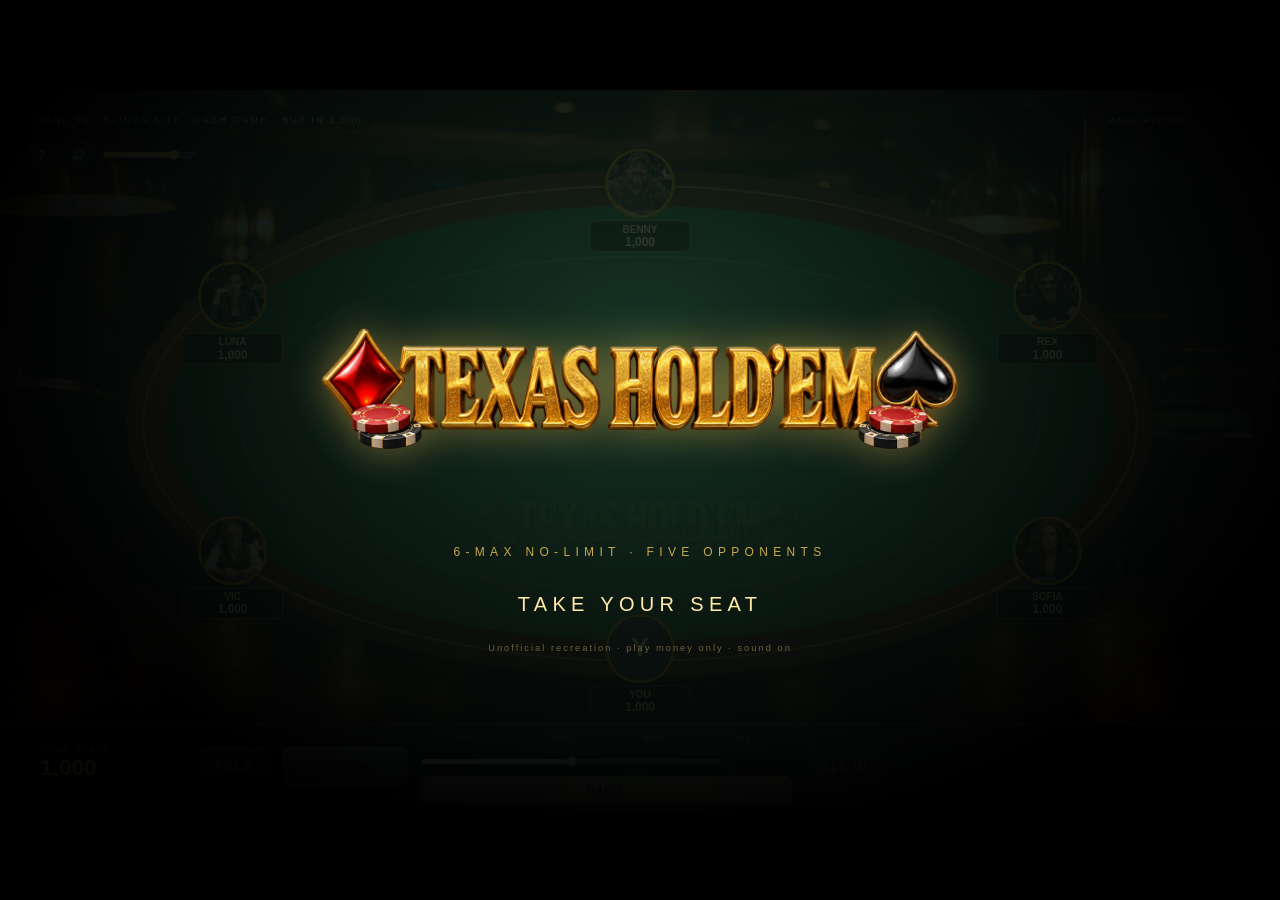
<file: index.html>
<!DOCTYPE html>
<html lang="en">
<head>
<meta charset="utf-8">
<title>Texas Hold'em &mdash; 6-max No-Limit</title>
<meta name="viewport" content="width=device-width, initial-scale=1">
<link rel="stylesheet" href="css/style.css">
</head>
<body>
<div id="stage">
  <canvas id="game" width="1920" height="1080"></canvas>
  <div id="hud"></div>
  <div id="topbar"><button id="btn-help" class="btn icon" title="Help (H)">?</button><button id="btn-sound" class="btn icon" title="Mute (M)">&#128266;</button><input id="vol" type="range" min="0" max="1" step="0.01" title="Volume"></div>
  <div id="history"><div class="title">HAND HISTORY</div><div id="feed"></div></div>
  <div id="message"></div>
  <button id="btn-rebuy" class="btn gold hidden">REBUY 1,000</button>

  <div id="actions">
    <div class="info"><div class="label">YOUR STACK</div><div class="value" id="stack-you">1,000</div><div class="sub" id="to-call"></div></div>
    <button id="btn-fold" class="btn red" title="Fold (F)">FOLD</button>
    <button id="btn-check" class="btn green" title="Check / Call (C or Space)">CHECK</button>
    <div class="raisebox">
      <div class="presets"><button class="preset" data-p="min">MIN</button><button class="preset" data-p="half">&frac12; POT</button><button class="preset" data-p="pot">POT</button><button class="preset" data-p="max">MAX</button></div>
      <div class="sliderrow"><input id="slider" type="range" min="0" max="100" step="1"><input id="amount" type="number" min="0"></div>
      <button id="btn-raise" class="btn gold" title="Bet / Raise (R)">RAISE</button>
    </div>
    <button id="btn-allin" class="btn dark" title="All in (A)">ALL IN</button>
  </div>

  <div id="help" class="hidden"><div class="panel"><h2>NO-LIMIT TEXAS HOLD'EM</h2>
    <ul class="rules">
      <li>Six seats, blinds 5/10, 1,000 buy-in. The dealer button moves clockwise; the small and big blinds post before the deal (heads-up: the button posts the small blind and acts first before the flop).</li>
      <li>Each player gets two hole cards. Betting on the pre-flop, flop (three community cards), turn and river. Best five of seven cards wins; ties split the pot, odd chips go to the first seat after the button.</li>
      <li>No-limit: bet or raise any amount from the minimum (the size of the last bet or raise) up to your stack. An all-in for less than a full raise does not re-open the betting for players who already acted.</li>
      <li>Side pots are built from each player&rsquo;s contributions so you can only win what you covered. All-in hands run out automatically.</li>
      <li>You have 20 seconds to act; the timer checks or folds for you. Busted opponents re-buy; use REBUY when you run out. <code>?tourney=1</code> raises the blinds every eight hands with no re-buys.</li>
    </ul>
    <p class="hint">Keys: F fold &middot; C or Space check/call &middot; R raise &middot; A all-in &middot; &uarr;&darr; adjust raise &middot; H help &middot; M mute. Opponents: Vic (tight-passive), Luna (loose-aggressive), Benny (calling station), Rex (maniac), Sofia (solid). Play money only &mdash; unofficial recreation.</p>
    <button id="help-close" class="btn gold">CLOSE</button></div></div>

  <div id="splash"><div class="inner"><img class="logo" src="assets/logo.png" alt="TEXAS HOLD'EM" onerror="this.style.display='none'"><div class="sub">6-MAX NO-LIMIT &middot; FIVE OPPONENTS</div><div id="splash-text">LOADING&hellip;</div><div class="note">Unofficial recreation &middot; play money only &middot; sound on</div></div></div>
</div>

<script src="js/cards.js"></script>
<script src="js/equity.js"></script>
<script src="js/engine.js"></script>
<script src="js/ai.js"></script>
<script src="js/audio.js"></script>
<script src="js/audio-poker.js"></script>
<script src="js/render.js"></script>
<script src="js/game.js"></script>
<script src="js/ui.js"></script>
<script src="js/main.js"></script>
</body>
</html>
</file>
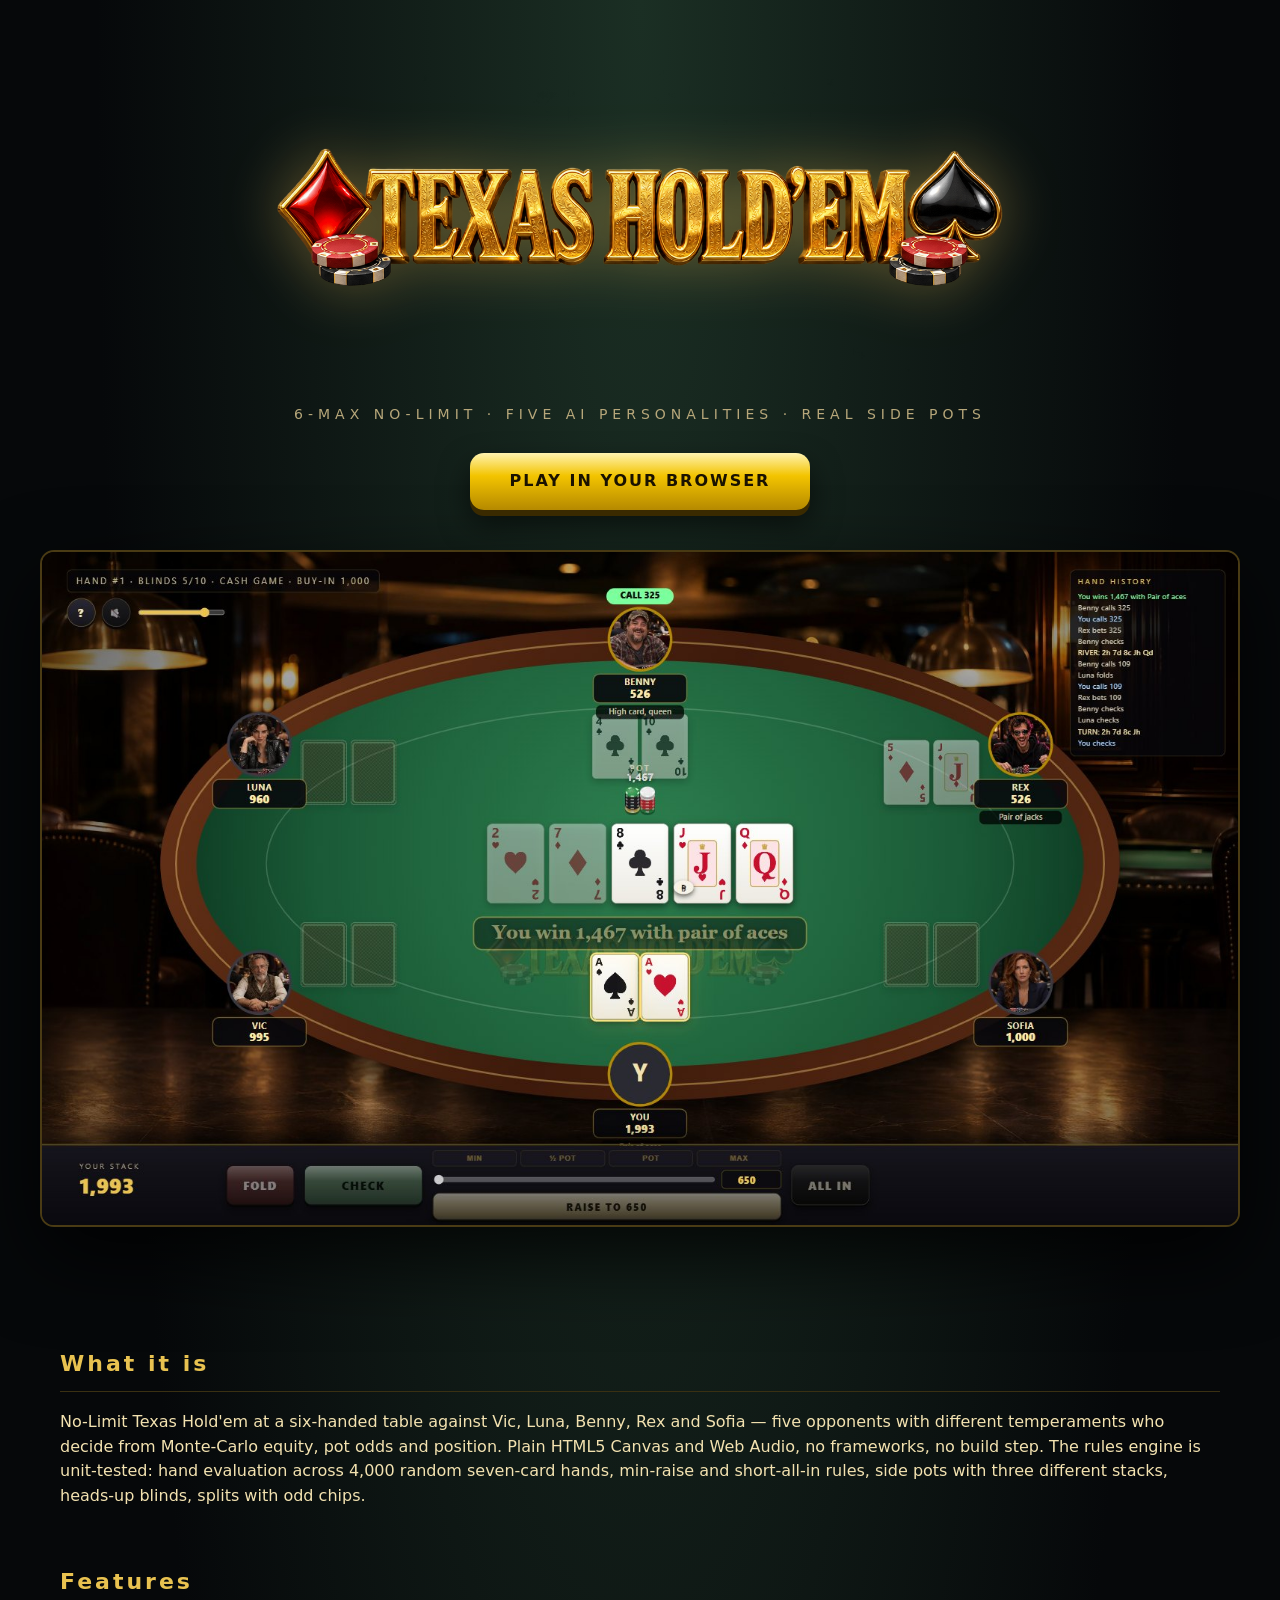
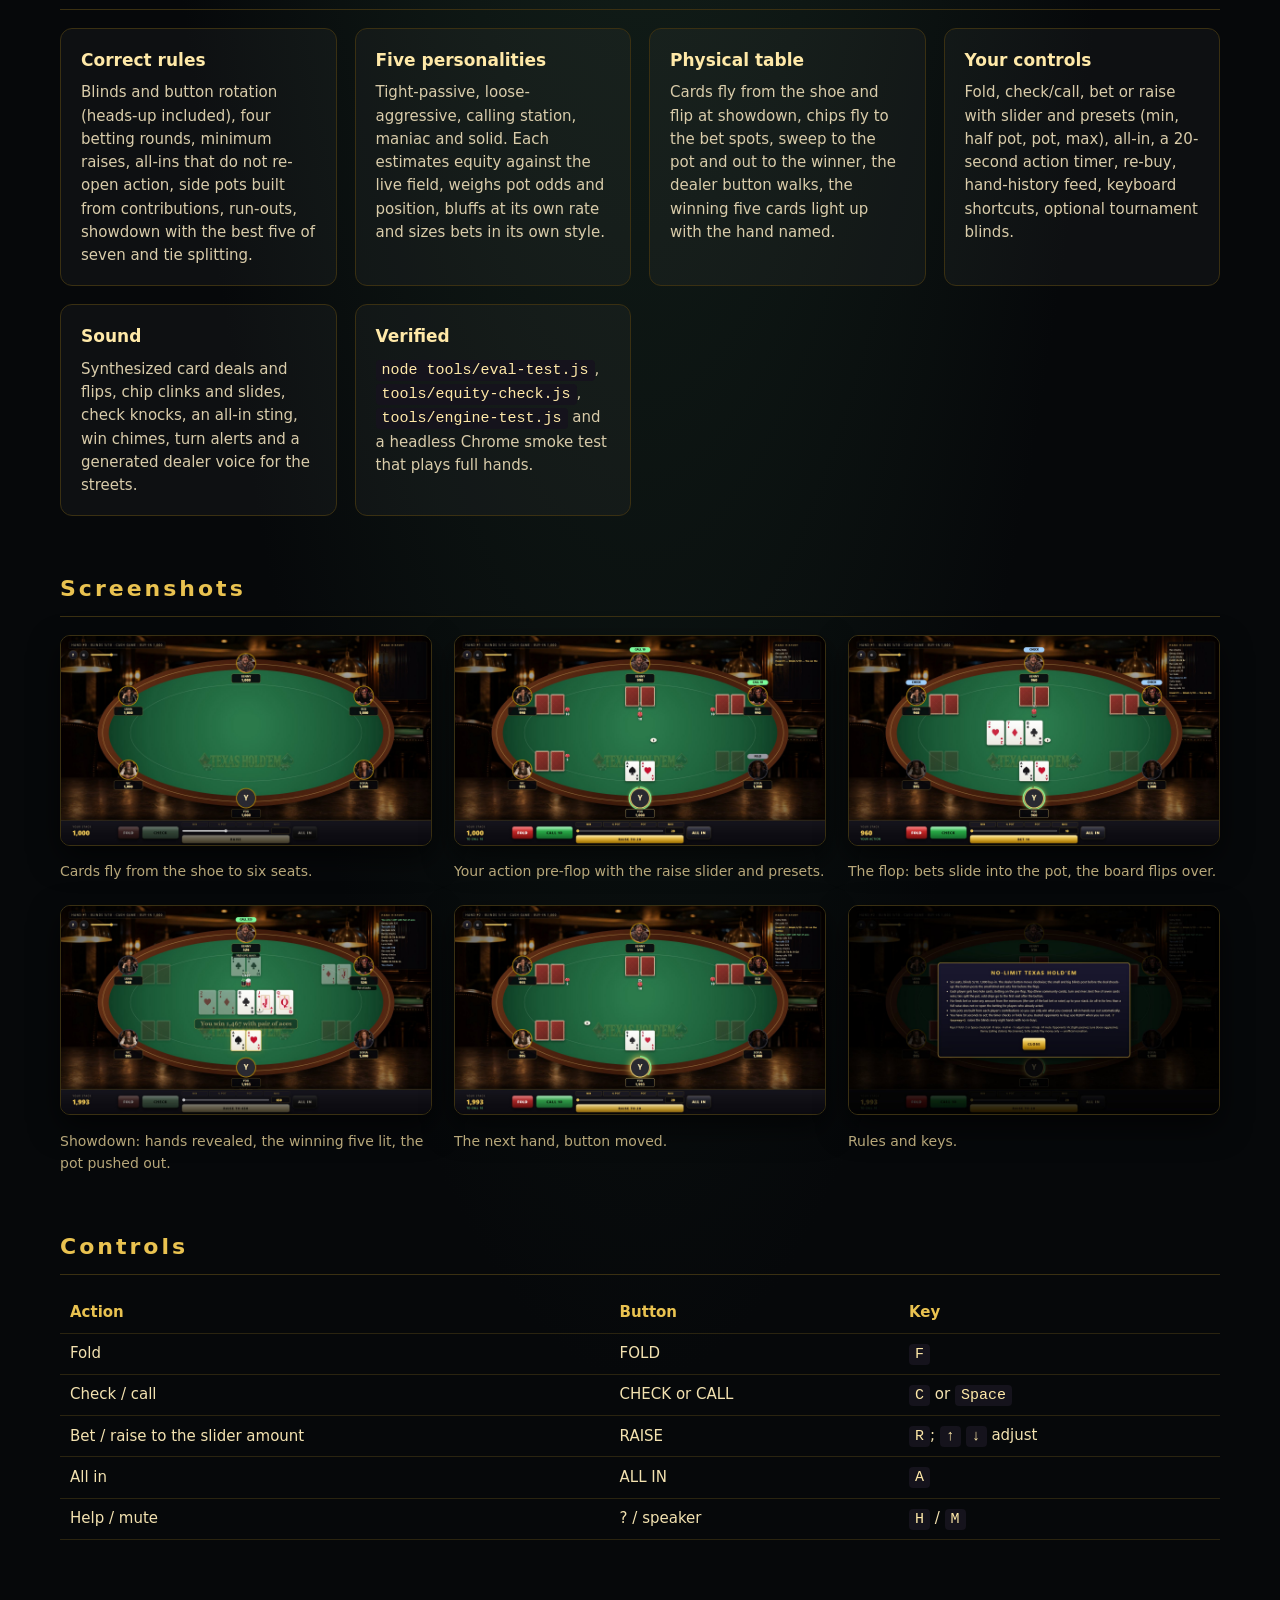
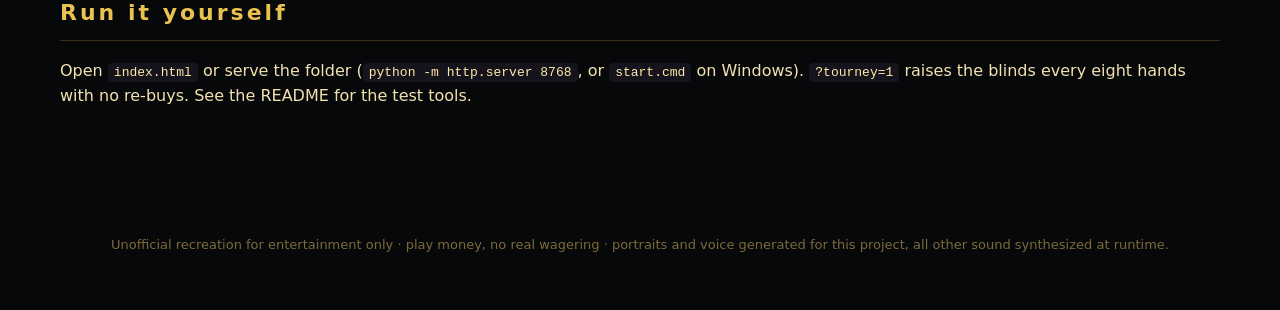
<file: docs/index.html>
<!DOCTYPE html>
<html lang="en">
<head>
<meta charset="utf-8">
<title>Texas Hold'em &mdash; 6-max no-limit against five AI players</title>
<meta name="viewport" content="width=device-width, initial-scale=1">
<meta name="description" content="No-Limit Texas Hold'em in the browser: six seats, five AI personalities, correct side pots and hand evaluation, animated table, synthesized sound.">
<meta property="og:image" content="screenshots/hero.jpg">
<style>
  :root { --gold: #e9c250; --paper: #f3e2b0; --muted: #b7a77a; }
  * { box-sizing: border-box; }
  body { margin: 0; background: radial-gradient(ellipse at 50% 0%, #1b2f24 0%, #06080a 60%); color: var(--paper); font-family: "Segoe UI", system-ui, sans-serif; line-height: 1.55; }
  header { text-align: center; padding: 56px 20px 24px; }
  header img.logo { width: min(760px, 92vw); filter: drop-shadow(0 0 30px rgba(255,200,90,.35)); }
  header p.tag { letter-spacing: 5px; color: var(--muted); margin: 14px 0 28px; font-size: 14px; text-transform: uppercase; }
  .cta { display: inline-block; padding: 16px 40px; border-radius: 14px; font-weight: 800; letter-spacing: 2px; color: #1a1200; text-decoration: none; background: linear-gradient(180deg, #fff3b0, #f3c400 40%, #b58900); box-shadow: 0 6px 0 #3a2a00, 0 14px 30px rgba(0,0,0,.6); }
  .hero { display: block; width: min(1200px, 94vw); margin: 40px auto 0; border-radius: 14px; border: 2px solid #4a3b14; box-shadow: 0 30px 80px rgba(0,0,0,.8); }
  main { max-width: 1200px; margin: 0 auto; padding: 40px 20px 80px; }
  h2 { color: var(--gold); letter-spacing: 3px; font-size: 22px; margin: 56px 0 18px; border-bottom: 1px solid #3a3012; padding-bottom: 10px; }
  .grid { display: grid; grid-template-columns: repeat(auto-fit, minmax(260px, 1fr)); gap: 18px; }
  .card { background: rgba(255,255,255,.03); border: 1px solid #3a3012; border-radius: 12px; padding: 18px 20px; }
  .card h3 { margin: 0 0 8px; color: #ffe9a8; font-size: 17px; } .card p { margin: 0; color: #d9ccaa; font-size: 15px; }
  .shots { display: grid; grid-template-columns: repeat(auto-fit, minmax(340px, 1fr)); gap: 22px; }
  figure { margin: 0; } figure img { width: 100%; border-radius: 10px; border: 1px solid #3a3012; box-shadow: 0 12px 30px rgba(0,0,0,.6); }
  figcaption { font-size: 14px; color: var(--muted); margin-top: 8px; }
  table { border-collapse: collapse; width: 100%; font-size: 15px; } td, th { border-bottom: 1px solid #2a2410; padding: 8px 10px; text-align: left; } th { color: var(--gold); }
  code { background: #15131c; padding: 2px 6px; border-radius: 4px; color: #ffe9a8; }
  footer { text-align: center; color: #7d6a3a; font-size: 13px; padding: 30px 20px 60px; }
</style>
</head>
<body>
<header>
  <img class="logo" src="../assets/logo.png" alt="TEXAS HOLD'EM">
  <p class="tag">6-max no-limit &middot; five AI personalities &middot; real side pots</p>
  <a class="cta" href="../index.html">PLAY IN YOUR BROWSER</a>
  <img class="hero" src="screenshots/hero.jpg" alt="Showdown with the winning hand lit">
</header>
<main>
  <h2>What it is</h2>
  <p>No-Limit Texas Hold'em at a six-handed table against Vic, Luna, Benny, Rex and Sofia &mdash; five opponents with different
    temperaments who decide from Monte-Carlo equity, pot odds and position. Plain HTML5 Canvas and Web Audio, no frameworks,
    no build step. The rules engine is unit-tested: hand evaluation across 4,000 random seven-card hands, min-raise and
    short-all-in rules, side pots with three different stacks, heads-up blinds, splits with odd chips.</p>
  <h2>Features</h2>
  <div class="grid">
    <div class="card"><h3>Correct rules</h3><p>Blinds and button rotation (heads-up included), four betting rounds, minimum raises, all-ins that do not re-open action, side pots built from contributions, run-outs, showdown with the best five of seven and tie splitting.</p></div>
    <div class="card"><h3>Five personalities</h3><p>Tight-passive, loose-aggressive, calling station, maniac and solid. Each estimates equity against the live field, weighs pot odds and position, bluffs at its own rate and sizes bets in its own style.</p></div>
    <div class="card"><h3>Physical table</h3><p>Cards fly from the shoe and flip at showdown, chips fly to the bet spots, sweep to the pot and out to the winner, the dealer button walks, the winning five cards light up with the hand named.</p></div>
    <div class="card"><h3>Your controls</h3><p>Fold, check/call, bet or raise with slider and presets (min, half pot, pot, max), all-in, a 20-second action timer, re-buy, hand-history feed, keyboard shortcuts, optional tournament blinds.</p></div>
    <div class="card"><h3>Sound</h3><p>Synthesized card deals and flips, chip clinks and slides, check knocks, an all-in sting, win chimes, turn alerts and a generated dealer voice for the streets.</p></div>
    <div class="card"><h3>Verified</h3><p><code>node tools/eval-test.js</code>, <code>tools/equity-check.js</code>, <code>tools/engine-test.js</code> and a headless Chrome smoke test that plays full hands.</p></div>
  </div>
  <h2>Screenshots</h2>
  <div class="shots">
    <figure><img src="screenshots/deal.jpg" alt="Dealing"><figcaption>Cards fly from the shoe to six seats.</figcaption></figure>
    <figure><img src="screenshots/action.jpg" alt="Your action"><figcaption>Your action pre-flop with the raise slider and presets.</figcaption></figure>
    <figure><img src="screenshots/flop.jpg" alt="The flop"><figcaption>The flop: bets slide into the pot, the board flips over.</figcaption></figure>
    <figure><img src="screenshots/showdown.jpg" alt="Showdown"><figcaption>Showdown: hands revealed, the winning five lit, the pot pushed out.</figcaption></figure>
    <figure><img src="screenshots/table.jpg" alt="Next hand"><figcaption>The next hand, button moved.</figcaption></figure>
    <figure><img src="screenshots/help.jpg" alt="Help"><figcaption>Rules and keys.</figcaption></figure>
  </div>
  <h2>Controls</h2>
  <table>
    <tr><th>Action</th><th>Button</th><th>Key</th></tr>
    <tr><td>Fold</td><td>FOLD</td><td><code>F</code></td></tr>
    <tr><td>Check / call</td><td>CHECK or CALL</td><td><code>C</code> or <code>Space</code></td></tr>
    <tr><td>Bet / raise to the slider amount</td><td>RAISE</td><td><code>R</code>; <code>&uarr;</code> <code>&darr;</code> adjust</td></tr>
    <tr><td>All in</td><td>ALL IN</td><td><code>A</code></td></tr>
    <tr><td>Help / mute</td><td>? / speaker</td><td><code>H</code> / <code>M</code></td></tr>
  </table>
  <h2>Run it yourself</h2>
  <p>Open <code>index.html</code> or serve the folder (<code>python -m http.server 8768</code>, or <code>start.cmd</code> on Windows). <code>?tourney=1</code> raises the blinds every eight hands with no re-buys. See the README for the test tools.</p>
</main>
<footer>Unofficial recreation for entertainment only &middot; play money, no real wagering &middot; portraits and voice generated for this project, all other sound synthesized at runtime.</footer>
</body>
</html>
</file>
<file: css/style.css>
/* TEXAS HOLD'EM — HUD styling. Stage is a fixed 1920x1080 scene scaled to fit. */
:root { --gold: #e9c250; --cream: #f3e2b0; --font: "Segoe UI", "Helvetica Neue", Arial, sans-serif; }
* { box-sizing: border-box; }
html, body { margin: 0; height: 100%; background: #000; overflow: hidden; font-family: var(--font); color: var(--cream); user-select: none; -webkit-user-select: none; }
#stage { position: fixed; left: 50%; top: 50%; width: 1920px; height: 1080px; transform: translate(-50%, -50%); transform-origin: center center; }
#game { position: absolute; left: 0; top: 0; display: block; }
#hud { position: absolute; left: 40px; top: 28px; font-size: 14px; letter-spacing: 3px; color: #c9bb8f; background: rgba(6,6,10,.7); padding: 8px 14px; border-radius: 8px; border: 1px solid #3a3012; }
#topbar { position: absolute; left: 40px; top: 74px; display: flex; align-items: center; gap: 10px; }
#history { position: absolute; left: 1650px; top: 28px; width: 250px; height: 300px; background: rgba(6,6,10,.78); border: 1px solid #3a3012; border-radius: 10px; padding: 10px 12px; }
#history .title { font-size: 12px; letter-spacing: 3px; color: var(--gold); margin-bottom: 6px; }
#feed { height: 250px; overflow: hidden; font-size: 12.5px; line-height: 1.45; color: #cfc7b0; display: flex; flex-direction: column; }
#feed .line.hand { color: var(--gold); margin-top: 4px; font-weight: 700; }
#feed .line.you { color: #9fd0ff; } #feed .line.win { color: #7cff9d; } #feed .line.street { color: #ffe9a8; } #feed .line.sys { color: #ff9f6b; }
#message { position: absolute; left: 0; width: 1920px; top: 905px; text-align: center; font-size: 20px; letter-spacing: 2px; color: #ff9f6b; text-shadow: 0 2px 6px #000; }
#btn-rebuy { position: absolute; left: 1110px; top: 775px; height: 52px; padding: 0 28px; }
#btn-rebuy.hidden { display: none; }

#actions { position: absolute; left: 0; top: 950px; width: 1920px; height: 130px; display: flex; align-items: center; gap: 16px; padding: 0 60px; background: linear-gradient(180deg, #16141c, #0a090e); border-top: 2px solid #5a4a1a; box-shadow: 0 -10px 30px rgba(0,0,0,.6); }
#actions .info { min-width: 220px; }
#actions .label { font-size: 12px; letter-spacing: 3px; color: #a89b78; }
#actions .value { font-size: 34px; font-weight: 800; color: var(--gold); font-variant-numeric: tabular-nums; }
#actions .sub { font-size: 13px; letter-spacing: 2px; color: #ffe9a8; min-height: 16px; }
#actions.live .sub { color: #7cff9d; }
.btn { font-family: var(--font); font-weight: 800; letter-spacing: 2px; font-size: 18px; cursor: pointer; border: 1px solid #6a5a2a; color: var(--cream); background: linear-gradient(180deg, #2a2834, #15141b); border-radius: 12px; padding: 0 26px; height: 64px; box-shadow: 0 4px 0 #0a0a0e, 0 8px 16px rgba(0,0,0,.5); transition: transform .06s, filter .15s; }
.btn:hover { filter: brightness(1.15); } .btn:active { transform: translateY(3px); box-shadow: 0 1px 0 #0a0a0e; }
.btn:disabled { filter: grayscale(.7) brightness(.5); cursor: default; transform: none; }
.btn.red { background: linear-gradient(180deg, #ff8a8a, #c62828 40%, #7a0f0f); color: #fff; border-color: #5a0a0a; }
.btn.green { background: linear-gradient(180deg, #b6ffc8, #28a745 40%, #146b2b); color: #03200c; border-color: #0a3a14; min-width: 190px; }
.btn.gold { background: linear-gradient(180deg, #fff3bd, #e9c250 35%, #b8860b 80%, #8a640f); color: #2a1a00; border-color: #5a3d08; }
.btn.dark { background: linear-gradient(180deg, #4a4a58, #22222c 40%, #0f0f14); color: #ffe9a8; }
.btn.icon { width: 46px; height: 46px; border-radius: 50%; padding: 0; font-size: 18px; }
#btn-sound.muted { filter: grayscale(.7) brightness(.7); }
#vol { width: 140px; accent-color: var(--gold); cursor: pointer; }
.raisebox { display: flex; flex-direction: column; gap: 6px; width: 560px; }
.presets { display: flex; gap: 6px; }
.preset { flex: 1; height: 26px; border-radius: 6px; border: 1px solid #5a4a1a; background: #1b1a22; color: #e9c250; font-weight: 700; font-size: 12px; letter-spacing: 1px; cursor: pointer; }
.preset:hover { background: #2a2834; } .preset:disabled { opacity: .4; cursor: default; }
.sliderrow { display: flex; gap: 8px; align-items: center; }
#slider { flex: 1; accent-color: var(--gold); }
#amount { width: 96px; height: 30px; background: #0b0b10; color: var(--gold); border: 1px solid #5a4a1a; border-radius: 6px; font-weight: 800; font-size: 16px; text-align: center; font-family: var(--font); }
.raisebox .btn { height: 44px; font-size: 16px; }

#help { position: absolute; inset: 0; background: rgba(0,0,0,.78); display: flex; align-items: center; justify-content: center; z-index: 20; }
#help.hidden, #splash.hidden { display: none; }
#help .panel { width: 1000px; max-height: 940px; overflow: auto; padding: 30px 40px 36px; border-radius: 18px; background: linear-gradient(180deg, #1a1830, #0a0a14); border: 3px solid #b8942c; box-shadow: 0 0 60px rgba(0,0,0,.9); text-align: center; }
#help h2 { margin: 0 0 18px; font-size: 28px; letter-spacing: 4px; color: var(--gold); }
#help .btn { margin-top: 12px; }
.rules { text-align: left; font-size: 16px; line-height: 1.55; color: #e6d7b0; padding-left: 22px; margin: 10px 0; }
.hint { font-size: 14px; color: #c9bb8f; }
code { background: #15131c; padding: 1px 6px; border-radius: 4px; color: #ffe9a8; }
#splash { position: absolute; inset: 0; z-index: 30; display: flex; align-items: center; justify-content: center; cursor: pointer; background: radial-gradient(ellipse at 50% 35%, rgba(20,40,30,.85) 0%, rgba(0,0,0,.96) 75%); }
#splash .inner { text-align: center; }
#splash .logo { width: 1000px; max-width: 90vw; filter: drop-shadow(0 0 30px rgba(255,200,90,.45)); }
#splash .sub { font-size: 18px; letter-spacing: 8px; color: #c9a84a; margin: 14px 0 50px; }
#splash-text { font-size: 30px; letter-spacing: 8px; color: #ffe9a8; }
#splash.ready #splash-text { animation: blink 1.4s ease-in-out infinite; }
@keyframes blink { 0%, 100% { opacity: 1; } 50% { opacity: .35; } }
#splash .note { margin-top: 40px; font-size: 14px; letter-spacing: 3px; color: #6f6140; }
</file>
